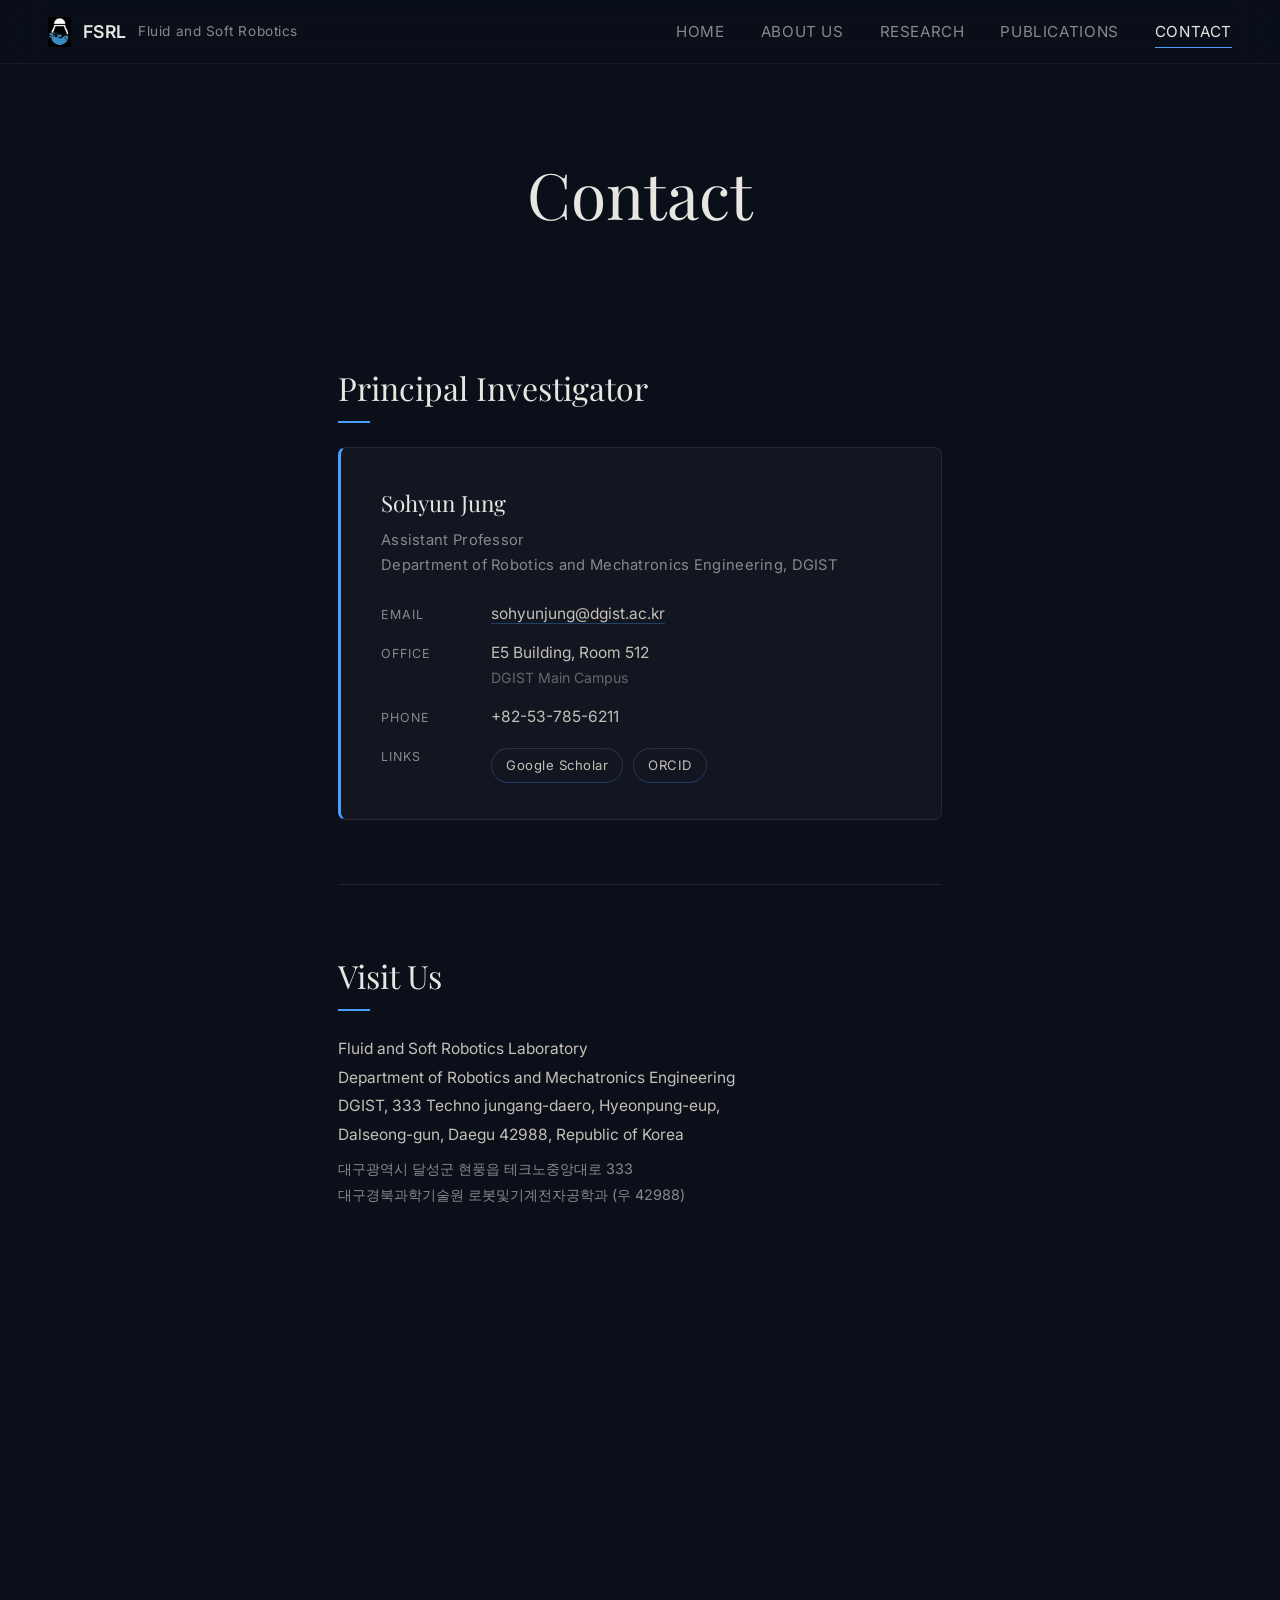
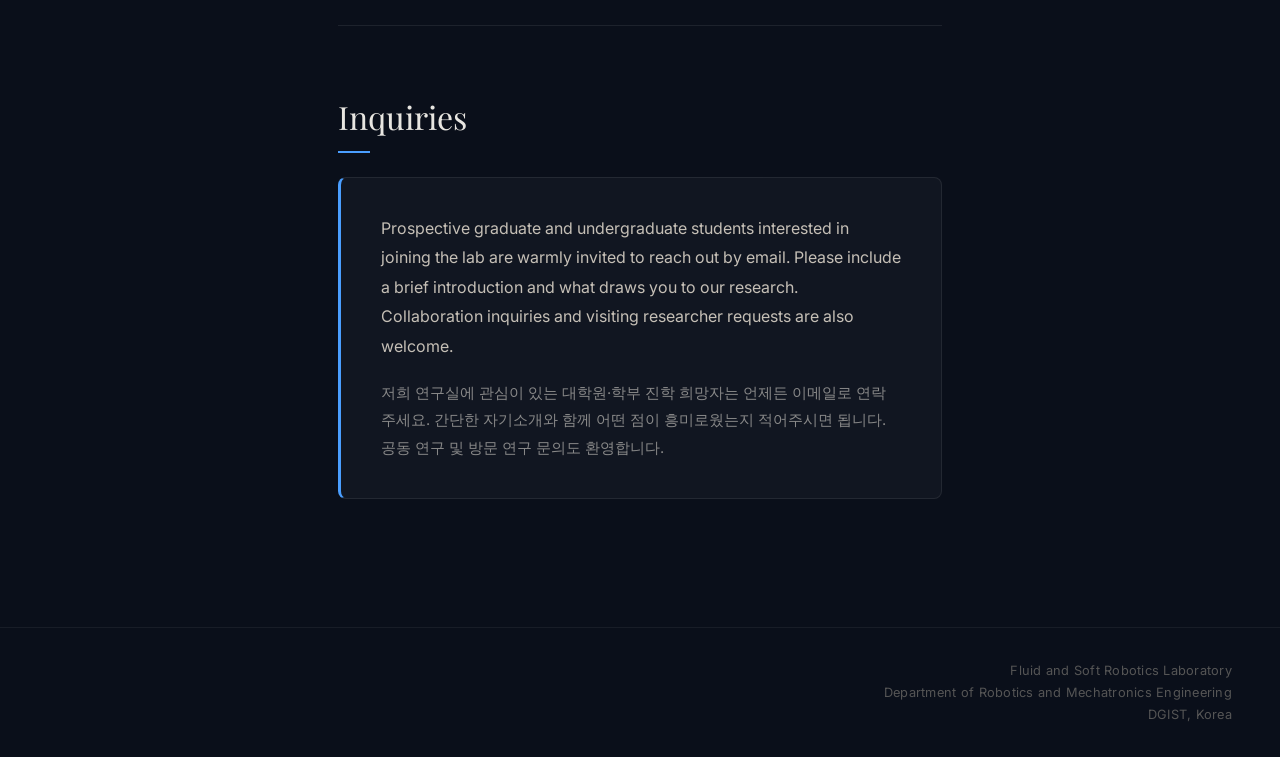
<file: contact.html>
<!DOCTYPE html>
<html lang="en">
<head>
  <meta charset="UTF-8">
  <meta name="viewport" content="width=device-width, initial-scale=1.0">
  <title>Contact - FSRL</title>
  <link rel="icon" type="image/png" href="logo.png">
  <link rel="preconnect" href="https://fonts.googleapis.com">
  <link rel="preconnect" href="https://fonts.gstatic.com" crossorigin>
  <link href="https://fonts.googleapis.com/css2?family=Playfair+Display:ital,wght@0,400;0,500;0,600;1,400;1,500&family=Inter:wght@300;400;500;600;700&display=swap" rel="stylesheet">
  <link rel="stylesheet" href="style.css">
  <style>
    .contact-container {
      max-width: 700px;
      margin: 0 auto;
      padding: 0 3rem;
    }
    .contact-section {
      padding: 4rem 0;
      border-bottom: 1px solid rgba(255,255,255,0.08);
    }
    .contact-section:last-of-type {
      border-bottom: none;
      padding-bottom: 8rem;
    }
    .contact-section h2 {
      font-family: 'Playfair Display', Georgia, serif;
      font-size: clamp(1.5rem, 2.5vw, 2rem);
      font-weight: 400;
      margin-bottom: 32px;
      position: relative;
      display: inline-block;
    }
    .contact-section h2::after {
      content: '';
      position: absolute;
      bottom: -8px; left: 0;
      width: 32px; height: 2px;
      background: #4a9eff;
    }

    /* PI card */
    .pi-card {
      background: rgba(255,255,255,0.03);
      border: 1px solid rgba(255,255,255,0.08);
      border-left: 3px solid #4a9eff;
      border-radius: 8px;
      padding: 36px 40px;
    }
    .pi-name {
      font-family: 'Playfair Display', Georgia, serif;
      font-size: 1.4rem;
      font-weight: 400;
      color: #e8e6e1;
      margin-bottom: 6px;
    }
    .pi-title {
      font-size: 0.92rem;
      color: #888;
      line-height: 1.7;
      letter-spacing: 0.02em;
      margin-bottom: 24px;
    }
    .pi-rows {
      display: grid;
      grid-template-columns: 90px 1fr;
      gap: 14px 20px;
      font-size: 0.97rem;
    }
    .pi-rows dt {
      color: #888;
      font-size: 0.78rem;
      letter-spacing: 0.08em;
      text-transform: uppercase;
      padding-top: 2px;
    }
    .pi-rows dd {
      color: #c5bfb6;
      line-height: 1.6;
      word-break: break-all;
    }
    .pi-rows dd a {
      color: #c5bfb6;
      border-bottom: 1px solid rgba(74,158,255,0.3);
      transition: color 0.3s, border-color 0.3s;
    }
    .pi-rows dd a:hover {
      color: #4a9eff;
      border-bottom-color: #4a9eff;
    }

    /* External links */
    .links-list {
      display: flex;
      flex-wrap: wrap;
      gap: 10px;
      margin-top: 4px;
    }
    .links-list a {
      display: inline-block;
      padding: 6px 14px;
      border: 1px solid rgba(255,255,255,0.12);
      border-radius: 999px;
      font-size: 0.82rem;
      color: #c5bfb6;
      letter-spacing: 0.04em;
      transition: color 0.3s, border-color 0.3s, background 0.3s;
    }
    .links-list a:hover {
      color: #4a9eff;
      border-color: rgba(74,158,255,0.4);
      background: rgba(74,158,255,0.05);
    }

    /* Address + map */
    .address-block {
      font-size: 0.97rem;
      color: #c5bfb6;
      line-height: 1.85;
      margin-bottom: 24px;
    }
    .address-block .kr {
      color: #888;
      font-size: 0.9rem;
      margin-top: 6px;
    }
    .map-frame {
      width: 100%;
      height: 320px;
      border: 1px solid rgba(255,255,255,0.08);
      border-radius: 8px;
      filter: grayscale(40%) brightness(0.85) invert(0.92) hue-rotate(180deg);
      transition: filter 0.4s;
    }
    .map-frame:hover {
      filter: grayscale(0%) brightness(1) invert(0.92) hue-rotate(180deg);
    }

    /* Inquiries */
    .inquiries-card {
      background: rgba(255,255,255,0.03);
      border: 1px solid rgba(255,255,255,0.08);
      border-left: 3px solid #4a9eff;
      border-radius: 8px;
      padding: 36px 40px;
    }
    .inquiries-card p {
      font-size: 1rem;
      color: #c5bfb6;
      line-height: 1.85;
      font-weight: 400;
    }
    .inquiries-card .kr {
      margin-top: 18px;
      color: #888;
      font-size: 0.93rem;
    }

    @media (max-width: 768px) {
      .contact-container { padding: 0 1.5rem; }
      .contact-section { padding: 3rem 0; }
      .pi-card, .inquiries-card { padding: 28px 22px; }
      .pi-rows { grid-template-columns: 1fr; gap: 4px 0; }
      .pi-rows dt { padding-top: 14px; }
      .pi-rows dt:first-of-type { padding-top: 0; }
      .map-frame { height: 240px; }
    }
  </style>
</head>
<body>

  <nav id="navbar">
    <div class="nav-logo">
      <a href="index.html" style="display:flex;align-items:center;gap:12px;">
        <img src="logo.png" alt="FSRL Logo"><span>FSRL</span>
      </a>
      <span class="lab-name">Fluid and Soft Robotics</span>
    </div>
    <div class="nav-links">
      <a href="index.html">Home</a>
      <div class="nav-dropdown">
        <button class="nav-dropdown-toggle">About Us</button>
        <div class="nav-dropdown-menu">
          <a href="about.html">How We Work</a>
          <a href="people.html">People</a>
        </div>
      </div>
      <a href="research.html">Research</a>
      <a href="publications.html">Publications</a>
      <a href="contact.html" class="active">Contact</a>
    </div>
  </nav>

  <div class="page-header"><h1>Contact</h1></div>

  <div class="contact-container">

    <!-- Principal Investigator -->
    <section class="contact-section fade-in">
      <h2>Principal Investigator</h2>
      <div class="pi-card">
        <div class="pi-name">Sohyun Jung</div>
        <div class="pi-title">
          Assistant Professor<br>
          Department of Robotics and Mechatronics Engineering, DGIST
        </div>
        <dl class="pi-rows">
          <dt>Email</dt>
          <dd><a href="mailto:sohyunjung@dgist.ac.kr">sohyunjung@dgist.ac.kr</a></dd>

          <dt>Office</dt>
          <dd>E5 Building, Room 512<br><span style="color:#666;font-size:0.88rem;">DGIST Main Campus</span></dd>

          <dt>Phone</dt>
          <dd>+82-53-785-6211</dd>

          <dt>Links</dt>
          <dd>
            <div class="links-list">
              <a href="https://scholar.google.com/citations?user=IhV8iJIAAAAJ&amp;hl=ko" target="_blank" rel="noopener">Google Scholar</a>
              <a href="https://orcid.org/0000-0002-9778-5064" target="_blank" rel="noopener">ORCID</a>
            </div>
          </dd>
        </dl>
      </div>
    </section>

    <!-- Visit Us -->
    <section class="contact-section fade-in">
      <h2>Visit Us</h2>
      <div class="address-block">
        Fluid and Soft Robotics Laboratory<br>
        Department of Robotics and Mechatronics Engineering<br>
        DGIST, 333 Techno jungang-daero, Hyeonpung-eup,<br>
        Dalseong-gun, Daegu 42988, Republic of Korea
        <div class="kr">
          대구광역시 달성군 현풍읍 테크노중앙대로 333<br>
          대구경북과학기술원 로봇및기계전자공학과 (우 42988)
        </div>
      </div>
      <iframe
        class="map-frame"
        src="https://maps.google.com/maps?q=DGIST%20Daegu&t=&z=15&ie=UTF8&iwloc=&output=embed"
        loading="lazy"
        referrerpolicy="no-referrer-when-downgrade"
        title="DGIST location map"></iframe>
    </section>

    <!-- Join Us / Inquiries -->
    <section class="contact-section fade-in">
      <h2>Inquiries</h2>
      <div class="inquiries-card">
        <p>
          Prospective graduate and undergraduate students interested in joining the lab
          are warmly invited to reach out by email. Please include a brief introduction
          and what draws you to our research.
        </p>
        <p>
          Collaboration inquiries and visiting researcher requests are also welcome.
        </p>
        <p class="kr">
          저희 연구실에 관심이 있는 대학원·학부 진학 희망자는 언제든 이메일로 연락 주세요.
          간단한 자기소개와 함께 어떤 점이 흥미로웠는지 적어주시면 됩니다.<br>
          공동 연구 및 방문 연구 문의도 환영합니다.
        </p>
      </div>
    </section>

  </div>

  <footer>
    <div class="footer-text">
      Fluid and Soft Robotics Laboratory<br>
      Department of Robotics and Mechatronics Engineering<br>
      DGIST, Korea
    </div>
  </footer>

  <script src="main.js"></script>
</body>
</html>
</file>
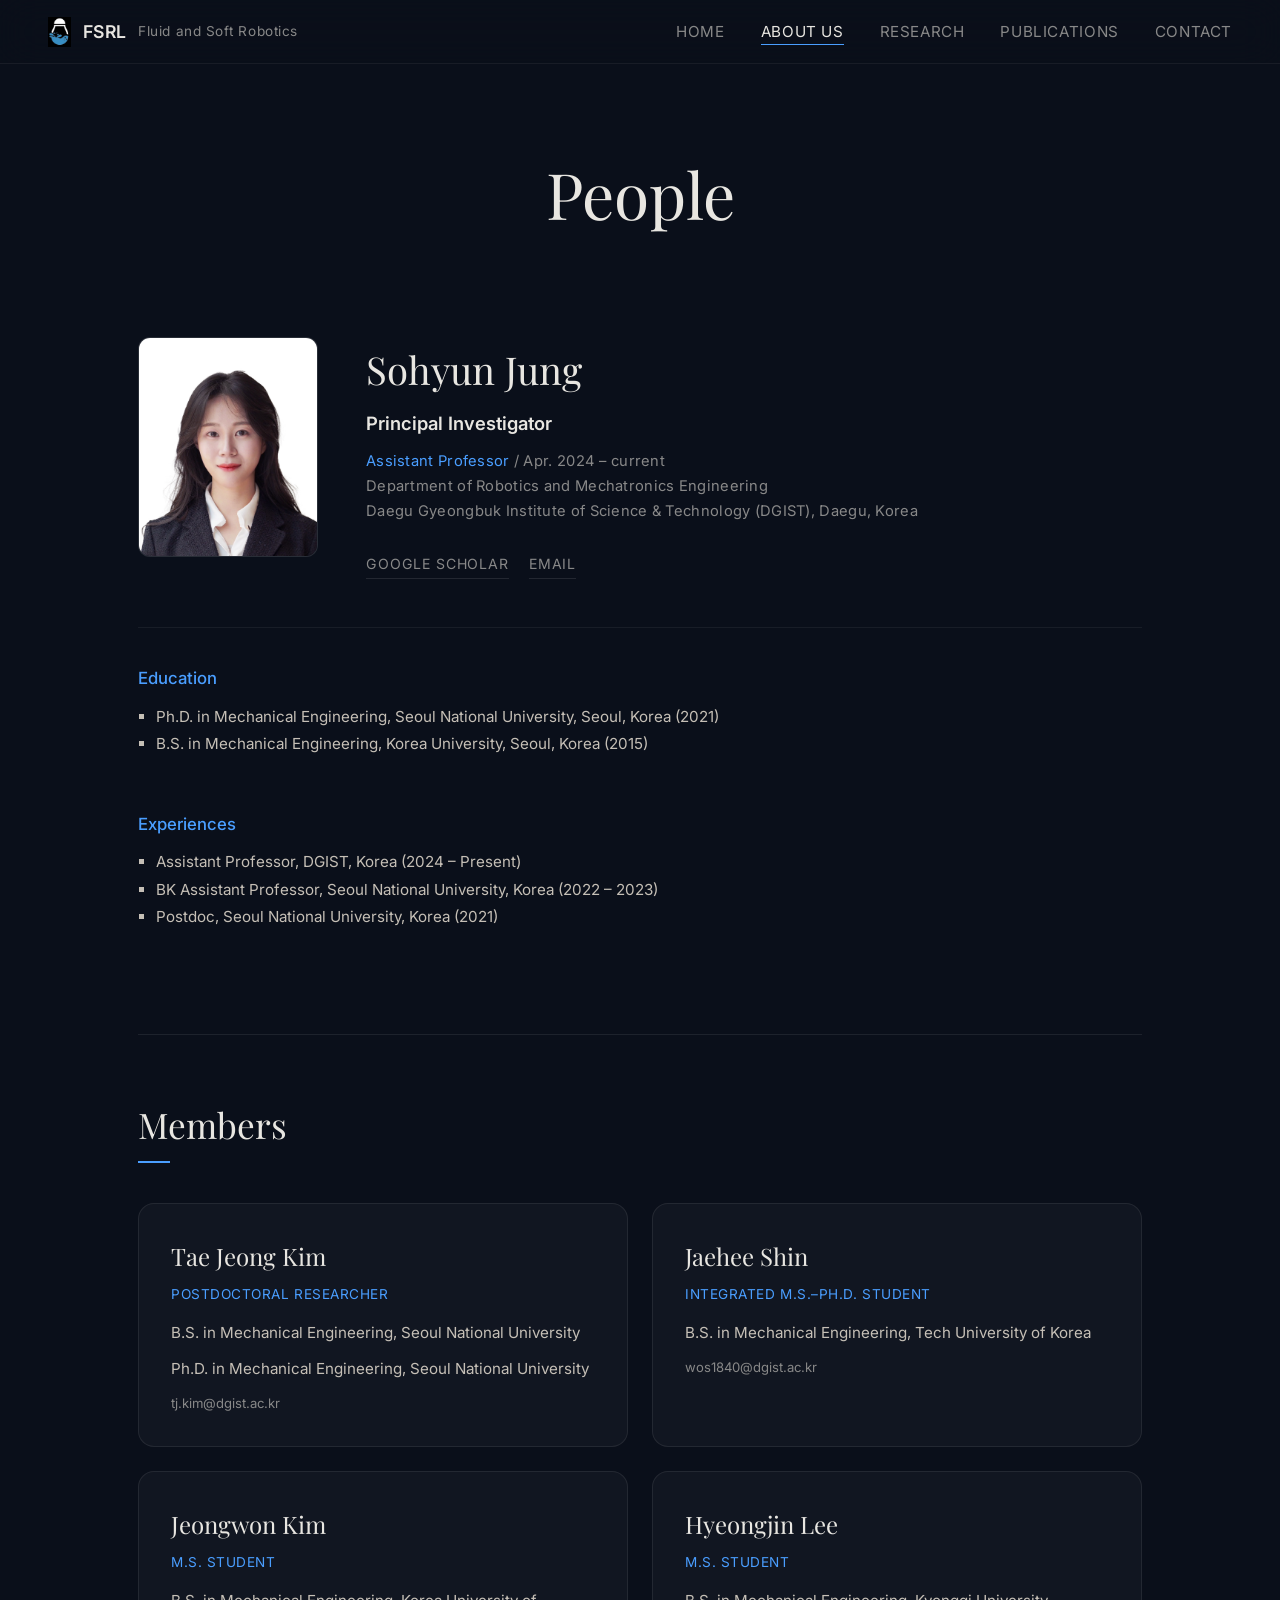
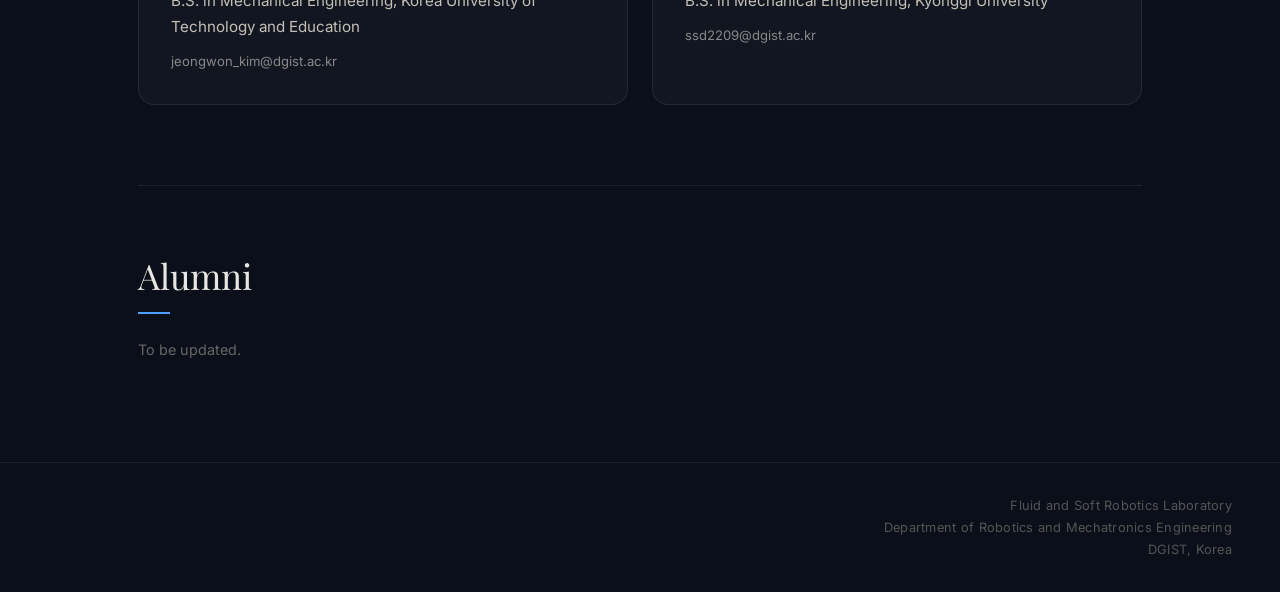
<file: people.html>
<!DOCTYPE html>
<html lang="en">
<head>
  <meta charset="UTF-8">
  <meta name="viewport" content="width=device-width, initial-scale=1.0">
  <title>People - FSRL</title>
  <link rel="icon" type="image/png" href="logo.png">
  <link rel="preconnect" href="https://fonts.googleapis.com">
  <link rel="preconnect" href="https://fonts.gstatic.com" crossorigin>
  <link href="https://fonts.googleapis.com/css2?family=Playfair+Display:ital,wght@0,400;0,500;0,600;1,400;1,500&family=Inter:wght@300;400;500;600;700&display=swap" rel="stylesheet">
  <link rel="stylesheet" href="style.css">
  <style>
    .people-container {
      max-width: 1100px;
      margin: 0 auto;
      padding: 0 3rem;
    }

    /* ── PI Section ── */
    .pi-section {
      padding: 40px 0 80px;
    }
    .pi-card {
      display: flex;
      gap: 48px;
      align-items: flex-start;
    }
    .pi-photo {
      flex-shrink: 0;
      width: 180px; height: 220px;
      border-radius: 12px;
      background: rgba(255,255,255,0.05);
      border: 1px solid rgba(255,255,255,0.08);
      overflow: hidden;
    }
    .pi-photo img {
      width: 100%; height: 100%;
      object-fit: cover;
      object-position: 42% 18%;
      transform: scale(2.0);
      transform-origin: 42% 22%;
    }
    .pi-info h2 {
      font-family: 'Playfair Display', Georgia, serif;
      font-size: 2.4rem;
      font-weight: 400;
      margin-bottom: 6px;
    }
    .pi-info .pi-role {
      font-size: 1.15rem;
      font-weight: 600;
      color: #e8e6e1;
      margin-bottom: 10px;
    }
    .pi-info .pi-title {
      font-size: 0.92rem;
      color: #888;
      letter-spacing: 0.02em;
      margin-bottom: 28px;
      line-height: 1.7;
    }
    .pi-detail-section {
      margin-bottom: 24px;
    }
    .pi-detail-section h4 {
      font-size: 1.05rem;
      color: #4a9eff;
      font-weight: 500;
      margin-bottom: 10px;
    }
    .pi-detail-section ul {
      list-style: square;
      padding-left: 18px;
    }
    .pi-detail-section li {
      font-size: 0.95rem;
      color: #c5bfb6;
      line-height: 1.8;
      font-weight: 400;
    }
    .pi-links {
      display: flex;
      gap: 20px;
      margin-top: 8px;
    }
    .pi-links a {
      font-size: 0.88rem;
      color: #888;
      letter-spacing: 0.06em;
      text-transform: uppercase;
      transition: color 0.3s;
      border-bottom: 1px solid rgba(255,255,255,0.1);
      padding-bottom: 2px;
    }
    .pi-links a:hover { color: #4a9eff; border-color: #4a9eff; }

    /* ── PI Details (below photo) ── */
    .pi-details {
      display: flex;
      flex-direction: column;
      gap: 28px;
      margin-top: 48px;
      padding-top: 36px;
      border-top: 1px solid rgba(255,255,255,0.06);
    }

    /* ── Members Section ── */
    .members-section {
      padding: 60px 0 80px;
      border-top: 1px solid rgba(255,255,255,0.08);
    }
    .members-section > h2 {
      font-family: 'Playfair Display', Georgia, serif;
      font-size: clamp(1.8rem, 3vw, 2.2rem);
      font-weight: 400;
      margin-bottom: 48px;
      position: relative;
      display: inline-block;
    }
    .members-section > h2::after {
      content: '';
      position: absolute;
      bottom: -8px; left: 0;
      width: 32px; height: 2px;
      background: #4a9eff;
    }
    .members-grid {
      display: grid;
      grid-template-columns: 1fr 1fr;
      gap: 24px;
    }
    .member-card {
      position: relative;
      background: rgba(255,255,255,0.03);
      border: 1px solid rgba(255,255,255,0.08);
      border-radius: 16px;
      padding: 2rem;
      transition: transform 0.4s cubic-bezier(0.23, 1, 0.32, 1),
                  border-color 0.4s cubic-bezier(0.23, 1, 0.32, 1),
                  box-shadow 0.4s cubic-bezier(0.23, 1, 0.32, 1);
    }
    .member-card:hover {
      transform: translateY(-4px);
      border-color: rgba(74, 158, 255, 0.2);
      box-shadow: 0 8px 32px rgba(74, 158, 255, 0.08);
    }
    .member-card .card-spotlight {
      position: absolute; inset: 0;
      opacity: 0; transition: opacity 0.4s;
      pointer-events: none; z-index: 1;
      border-radius: 16px;
    }
    .member-card:hover .card-spotlight { opacity: 1; }
    .member-card h3 {
      font-family: 'Playfair Display', Georgia, serif;
      font-size: 1.5rem;
      font-weight: 400;
      margin-bottom: 6px;
      position: relative; z-index: 2;
    }
    .member-card .role {
      font-size: 0.85rem;
      color: #4a9eff;
      letter-spacing: 0.04em;
      text-transform: uppercase;
      margin-bottom: 14px;
      position: relative; z-index: 2;
    }
    .member-card .topic {
      font-size: 0.95rem;
      color: #c5bfb6;
      font-weight: 400;
      line-height: 1.7;
      margin-bottom: 10px;
      position: relative; z-index: 2;
    }
    .member-card .personal {
      font-size: 0.88rem;
      color: #666;
      font-style: italic;
      font-weight: 400;
      margin-bottom: 14px;
      position: relative; z-index: 2;
    }
    .member-card .email {
      font-size: 0.82rem;
      color: #555;
      position: relative; z-index: 2;
    }
    .member-card .email a {
      color: #888;
      transition: color 0.3s;
    }
    .member-card .email a:hover { color: #4a9eff; }

    /* ── Alumni Section ── */
    .alumni-section {
      padding: 60px 0 100px;
      border-top: 1px solid rgba(255,255,255,0.08);
    }
    .alumni-section h2 {
      font-family: 'Playfair Display', Georgia, serif;
      font-size: clamp(1.8rem, 3vw, 2.2rem);
      font-weight: 400;
      margin-bottom: 32px;
      position: relative;
      display: inline-block;
    }
    .alumni-section h2::after {
      content: '';
      position: absolute;
      bottom: -8px; left: 0;
      width: 32px; height: 2px;
      background: #4a9eff;
    }
    .alumni-section p {
      font-size: 0.9rem;
      color: #666;
      font-weight: 400;
    }

    /* ── Responsive ── */
    @media (max-width: 768px) {
      .people-container { padding: 0 1.5rem; }
      .pi-card { flex-direction: column; gap: 28px; align-items: center; text-align: center; }
      .pi-photo { width: 160px; height: 200px; }
      .pi-links { justify-content: center; }
      .pi-details { gap: 20px; }
      .members-grid { grid-template-columns: 1fr; }
    }
  </style>
</head>
<body>

  <!-- Navigation -->
  <nav id="navbar">
    <div class="nav-logo">
      <a href="index.html" style="display:flex;align-items:center;gap:12px;">
        <img src="logo.png" alt="FSRL Logo">
        <span>FSRL</span>
      </a>
      <span class="lab-name">Fluid and Soft Robotics</span>
    </div>
    <div class="nav-links">
      <a href="index.html">Home</a>
      <div class="nav-dropdown">
        <button class="nav-dropdown-toggle active">About Us</button>
        <div class="nav-dropdown-menu">
          <a href="about.html">How We Work</a>
          <a href="people.html">People</a>
        </div>
      </div>
      <a href="index.html#research">Research</a>
      <a href="publications.html">Publications</a>
      <a href="contact.html">Contact</a>
    </div>
  </nav>

  <div class="page-header"><h1>People</h1></div>

  <div class="people-container">

    <!-- PI -->
    <section class="pi-section fade-in">
      <div class="pi-card">
        <div class="pi-photo">
          <img src="IMAGE/sohyunjung.jpg" alt="Sohyun Jung">
        </div>
        <div class="pi-info">
          <h2>Sohyun Jung</h2>
          <div class="pi-role">Principal Investigator</div>
          <div class="pi-title">
            <span style="color:#4a9eff;">Assistant Professor</span> / Apr. 2024 – current<br>
            Department of Robotics and Mechatronics Engineering<br>
            Daegu Gyeongbuk Institute of Science &amp; Technology (DGIST), Daegu, Korea
          </div>
          <div class="pi-links">
            <a href="https://scholar.google.co.kr/citations?hl=ko&user=IhV8iJIAAAAJ" target="_blank">Google Scholar</a>
            <a href="mailto:sohyunjung@dgist.ac.kr">Email</a>
          </div>
        </div>
      </div>

      <div class="pi-details fade-in">
        <div class="pi-detail-section">
          <h4>Education</h4>
          <ul>
            <li>Ph.D. in Mechanical Engineering, Seoul National University, Seoul, Korea (2021)</li>
            <li>B.S. in Mechanical Engineering, Korea University, Seoul, Korea (2015)</li>
          </ul>
        </div>
        <div class="pi-detail-section">
          <h4>Experiences</h4>
          <ul>
            <li>Assistant Professor, DGIST, Korea (2024 – Present)</li>
            <li>BK Assistant Professor, Seoul National University, Korea (2022 – 2023)</li>
            <li>Postdoc, Seoul National University, Korea (2021)</li>
          </ul>
        </div>
      </div>
    </section>

    <!-- Members -->
    <section class="members-section">
      <h2 class="fade-in">Members</h2>

      <div class="members-grid stagger">
        <div class="member-card fade-in" data-spotlight>
          <div class="card-spotlight"></div>
          <h3>Tae Jeong Kim</h3>
          <div class="role">Postdoctoral Researcher</div>
          <div class="topic">B.S. in Mechanical Engineering, Seoul National University</div>
          <div class="topic">Ph.D. in Mechanical Engineering, Seoul National University</div>
          <div class="email"><a href="mailto:tj.kim@dgist.ac.kr">tj.kim@dgist.ac.kr</a></div>
        </div>

        <div class="member-card fade-in" data-spotlight>
          <div class="card-spotlight"></div>
          <h3>Jaehee Shin</h3>
          <div class="role">Integrated M.S.–Ph.D. Student</div>
          <div class="topic">B.S. in Mechanical Engineering, Tech University of Korea</div>
          <div class="email"><a href="mailto:wos1840@dgist.ac.kr">wos1840@dgist.ac.kr</a></div>
        </div>

        <div class="member-card fade-in" data-spotlight>
          <div class="card-spotlight"></div>
          <h3>Jeongwon Kim</h3>
          <div class="role">M.S. Student</div>
          <div class="topic">B.S. in Mechanical Engineering, Korea University of Technology and Education</div>
          <div class="email"><a href="mailto:jeongwon_kim@dgist.ac.kr">jeongwon_kim@dgist.ac.kr</a></div>
        </div>

        <div class="member-card fade-in" data-spotlight>
          <div class="card-spotlight"></div>
          <h3>Hyeongjin Lee</h3>
          <div class="role">M.S. Student</div>
          <div class="topic">B.S. in Mechanical Engineering, Kyonggi University</div>
          <div class="email"><a href="mailto:ssd2209@dgist.ac.kr">ssd2209@dgist.ac.kr</a></div>
        </div>
      </div>
    </section>

    <!-- Alumni -->
    <section class="alumni-section fade-in">
      <h2>Alumni</h2>
      <p>To be updated.</p>
    </section>

  </div>

  <!-- Footer -->
  <footer>
    <div class="footer-text">
      Fluid and Soft Robotics Laboratory<br>
      Department of Robotics and Mechatronics Engineering<br>
      DGIST, Korea
    </div>
  </footer>

  <script src="main.js"></script>
</body>
</html>
</file>
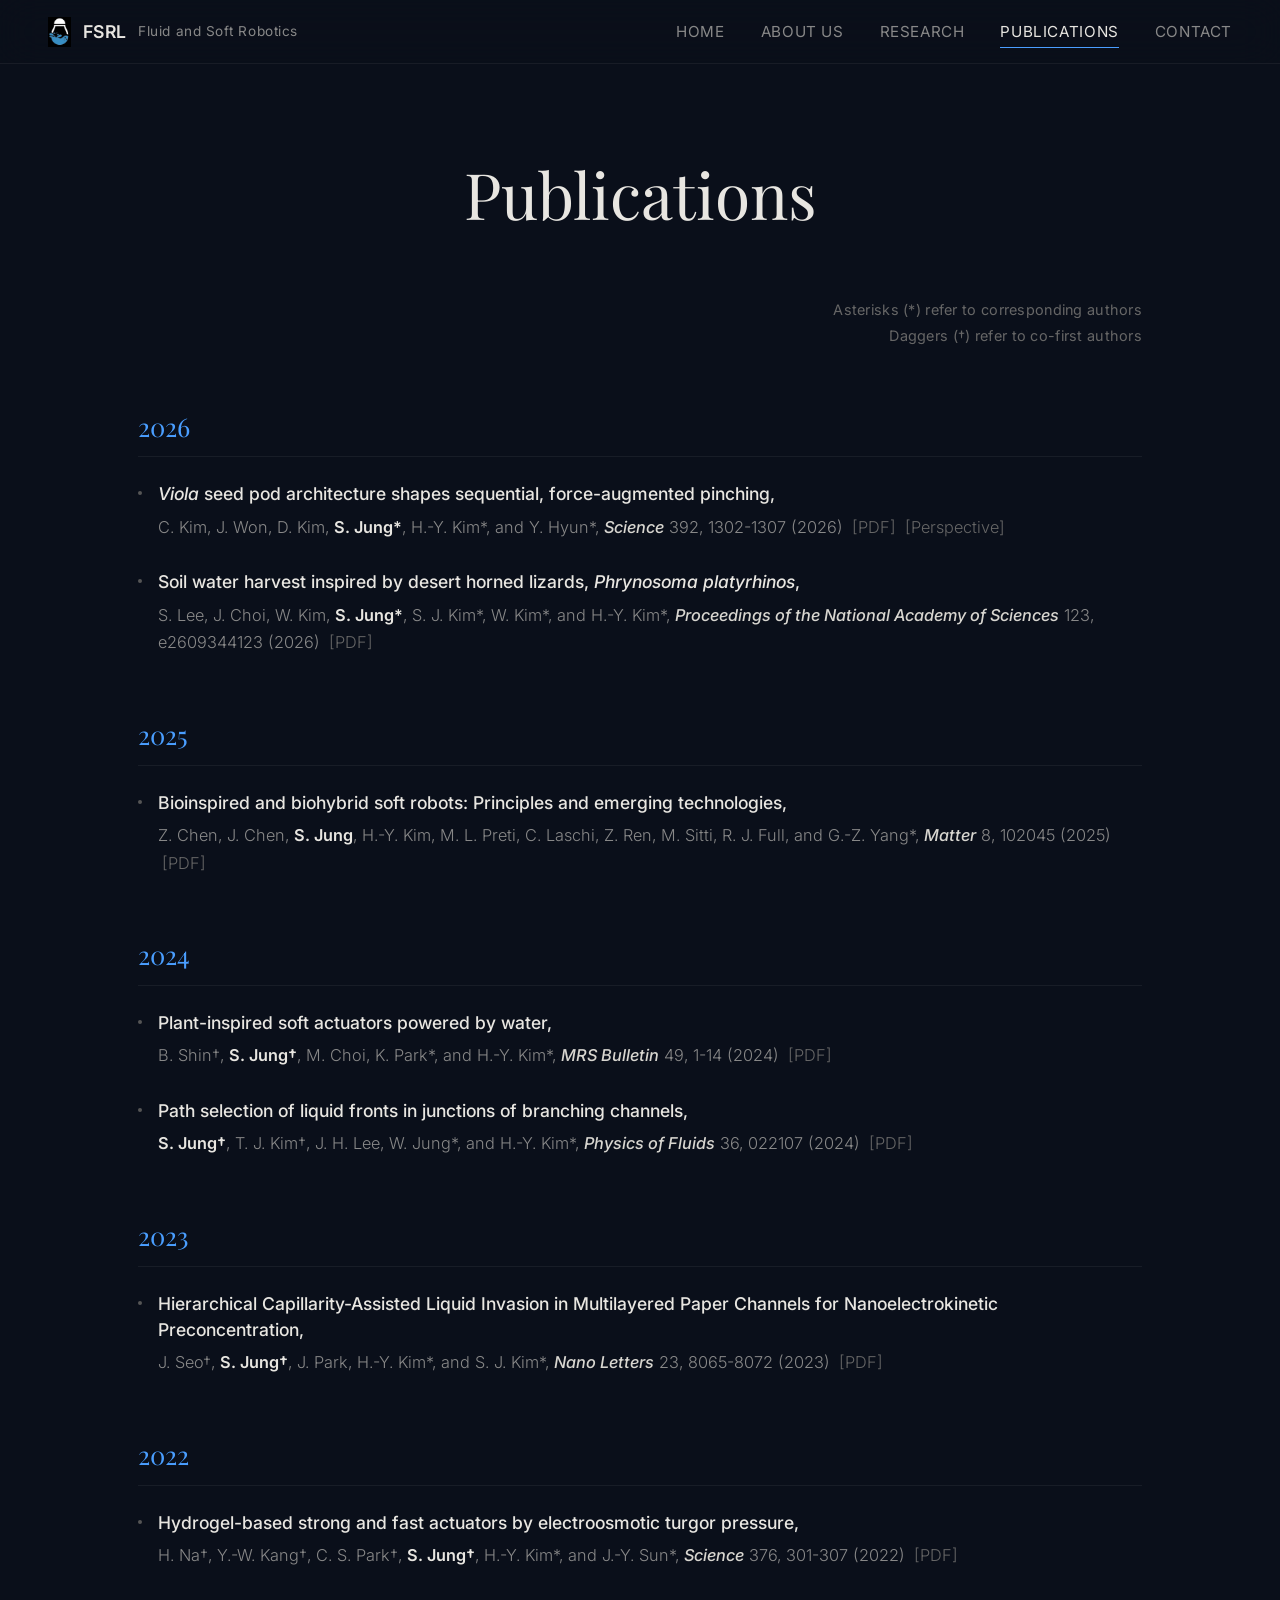
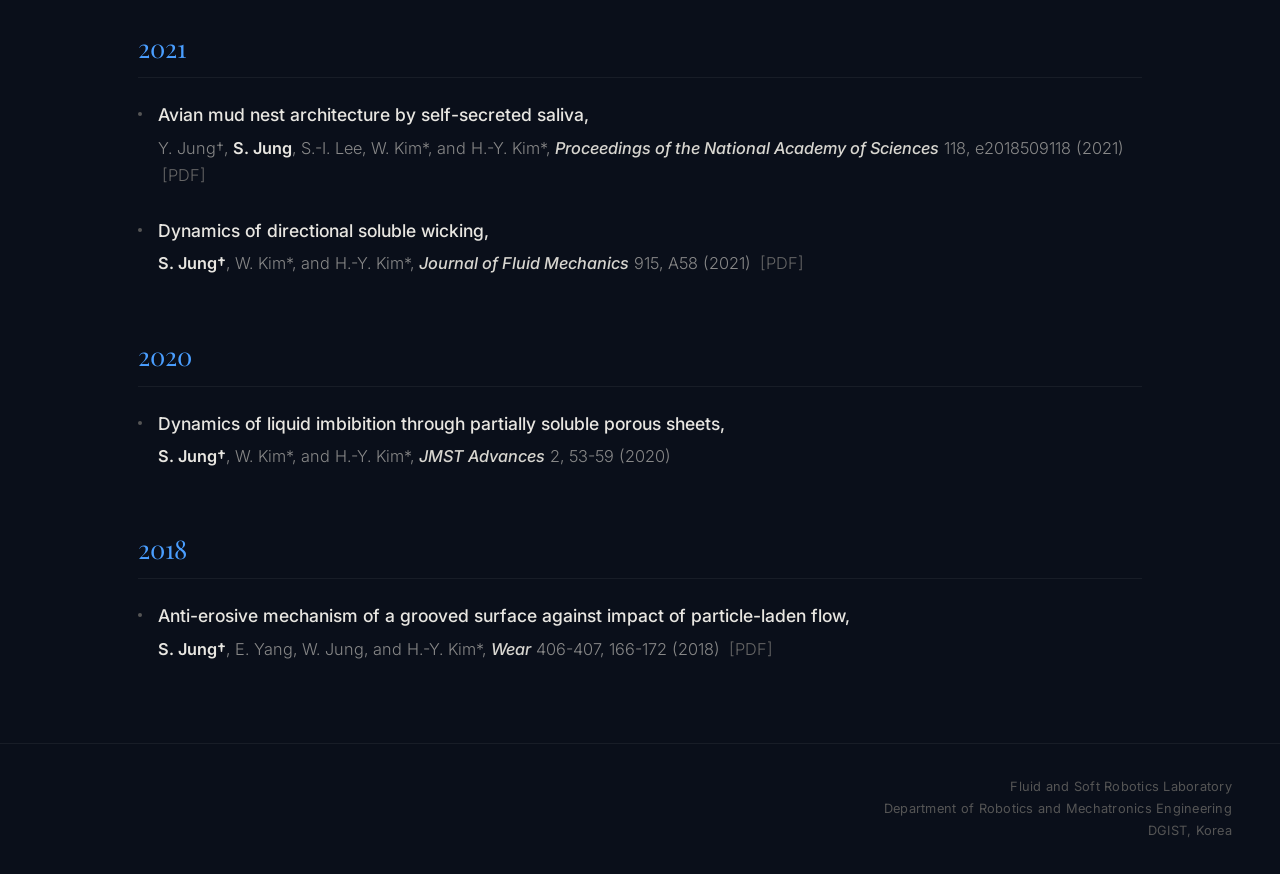
<file: publications.html>
<!DOCTYPE html>
<html lang="en">
<head>
  <meta charset="UTF-8">
  <meta name="viewport" content="width=device-width, initial-scale=1.0">
  <title>Publications - FSRL</title>
  <link rel="icon" type="image/png" href="logo.png">
  <link rel="preconnect" href="https://fonts.googleapis.com">
  <link rel="preconnect" href="https://fonts.gstatic.com" crossorigin>
  <link href="https://fonts.googleapis.com/css2?family=Playfair+Display:ital,wght@0,400;0,500;0,600;1,400;1,500&family=Inter:wght@300;400;500;600;700&display=swap" rel="stylesheet">
  <link rel="stylesheet" href="style.css">
  <style>
    .legend {
      text-align: right; color: #666; font-size: 0.9rem;
      margin-bottom: 56px; line-height: 1.8; letter-spacing: 0.02em;
    }
    .year-section {
      margin-bottom: 56px;
      opacity: 0; transform: translateY(24px);
      transition: opacity 0.7s cubic-bezier(0.23, 1, 0.32, 1),
                  transform 0.7s cubic-bezier(0.23, 1, 0.32, 1);
    }
    .year-section.visible { opacity: 1; transform: translateY(0); }
    .year-section h2 {
      font-family: 'Playfair Display', Georgia, serif;
      font-size: 1.6rem; font-weight: 400; color: #4a9eff;
      margin-bottom: 24px; padding-bottom: 8px;
      border-bottom: 1px solid rgba(255,255,255,0.06);
    }
    .pub-item {
      margin-bottom: 28px; padding-left: 20px; position: relative;
    }
    .pub-item::before {
      content: ''; position: absolute; left: 0; top: 10px;
      width: 4px; height: 4px; border-radius: 50%; background: #555;
    }
    .pub-title { font-weight: 500; font-size: 1.1rem; margin-bottom: 6px; line-height: 1.5; }
    .pub-authors { font-size: 1.02rem; color: #888; line-height: 1.7; font-weight: 300; }
    .pub-authors .author-highlight { font-weight: 600; color: #e8e6e1; }
    .pub-authors em { font-style: italic; font-weight: 500; color: #d8d6d0; }
    .pub-authors .pdf-link { color: #666; transition: color 0.3s; margin-left: 4px; }
    .pub-authors .pdf-link:hover { color: #4a9eff; }
    footer { margin-top: 80px; }
  </style>
</head>
<body>

  <!-- Navigation -->
  <nav id="navbar">
    <div class="nav-logo">
      <a href="index.html" style="display:flex;align-items:center;gap:12px;">
        <img src="logo.png" alt="FSRL Logo">
        <span>FSRL</span>
      </a>
      <span class="lab-name">Fluid and Soft Robotics</span>
    </div>
    <div class="nav-links">
      <a href="index.html">Home</a>
      <div class="nav-dropdown">
        <button class="nav-dropdown-toggle">About Us</button>
        <div class="nav-dropdown-menu">
          <a href="about.html">How We Work</a>
          <a href="people.html">People</a>
        </div>
      </div>
      <a href="index.html#research">Research</a>
      <a href="publications.html" class="active">Publications</a>
      <a href="contact.html">Contact</a>
    </div>
  </nav>

  <div class="page-header"><h1>Publications</h1></div>

  <div class="container">
    <div class="legend">
      Asterisks (*) refer to corresponding authors<br>
      Daggers (&dagger;) refer to co-first authors
    </div>

    <div class="year-section">
      <h2>2026</h2>
      <div class="pub-item">
        <div class="pub-title"><em>Viola</em> seed pod architecture shapes sequential, force-augmented pinching,</div>
        <div class="pub-authors">C. Kim, J. Won, D. Kim, <span class="author-highlight">S. Jung*</span>, H.-Y. Kim*, and Y. Hyun*, <em>Science</em> 392, 1302-1307 (2026) <a href="papers/2026.06. Science.pdf" target="_blank" class="pdf-link">[PDF]</a> <a href="https://www.science.org/doi/10.1126/science.aei6084" target="_blank" class="pdf-link">[Perspective]</a></div>
      </div>
      <div class="pub-item">
        <div class="pub-title">Soil water harvest inspired by desert horned lizards, <em>Phrynosoma platyrhinos</em>,</div>
        <div class="pub-authors">S. Lee, J. Choi, W. Kim, <span class="author-highlight">S. Jung*</span>, S. J. Kim*, W. Kim*, and H.-Y. Kim*, <em>Proceedings of the National Academy of Sciences</em> 123, e2609344123 (2026) <a href="papers/2026.06. PNAS.pdf" target="_blank" class="pdf-link">[PDF]</a></div>
      </div>
    </div>

    <div class="year-section">
      <h2>2025</h2>
      <div class="pub-item">
        <div class="pub-title">Bioinspired and biohybrid soft robots: Principles and emerging technologies,</div>
        <div class="pub-authors">Z. Chen, J. Chen, <span class="author-highlight">S. Jung</span>, H.-Y. Kim, M. L. Preti, C. Laschi, Z. Ren, M. Sitti, R. J. Full, and G.-Z. Yang*, <em>Matter</em> 8, 102045 (2025) <a href="papers/2025.04. Matter_Bioinspired and biohybrid soft robots_Principles and emerging technologies.pdf" target="_blank" class="pdf-link">[PDF]</a></div>
      </div>
    </div>

    <div class="year-section">
      <h2>2024</h2>
      <div class="pub-item">
        <div class="pub-title">Plant-inspired soft actuators powered by water,</div>
        <div class="pub-authors">B. Shin&dagger;, <span class="author-highlight">S. Jung&dagger;</span>, M. Choi, K. Park*, and H.-Y. Kim*, <em>MRS Bulletin</em> 49, 1-14 (2024) <a href="papers/2024.02. MRS bulletin.pdf" target="_blank" class="pdf-link">[PDF]</a></div>
      </div>
      <div class="pub-item">
        <div class="pub-title">Path selection of liquid fronts in junctions of branching channels,</div>
        <div class="pub-authors"><span class="author-highlight">S. Jung&dagger;</span>, T. J. Kim&dagger;, J. H. Lee, W. Jung*, and H.-Y. Kim*, <em>Physics of Fluids</em> 36, 022107 (2024) <a href="papers/2024.02. PoF_1st.pdf" target="_blank" class="pdf-link">[PDF]</a></div>
      </div>
    </div>

    <div class="year-section">
      <h2>2023</h2>
      <div class="pub-item">
        <div class="pub-title">Hierarchical Capillarity-Assisted Liquid Invasion in Multilayered Paper Channels for Nanoelectrokinetic Preconcentration,</div>
        <div class="pub-authors">J. Seo&dagger;, <span class="author-highlight">S. Jung&dagger;</span>, J. Park, H.-Y. Kim*, and S. J. Kim*, <em>Nano Letters</em> 23, 8065-8072 (2023) <a href="papers/2023.08. Nano letter_1st.pdf" target="_blank" class="pdf-link">[PDF]</a></div>
      </div>
    </div>

    <div class="year-section">
      <h2>2022</h2>
      <div class="pub-item">
        <div class="pub-title">Hydrogel-based strong and fast actuators by electroosmotic turgor pressure,</div>
        <div class="pub-authors">H. Na&dagger;, Y.-W. Kang&dagger;, C. S. Park&dagger;, <span class="author-highlight">S. Jung&dagger;</span>, H.-Y. Kim*, and J.-Y. Sun*, <em>Science</em> 376, 301-307 (2022) <a href="papers/2022.04. Science_1st.pdf" target="_blank" class="pdf-link">[PDF]</a></div>
      </div>
    </div>

    <div class="year-section">
      <h2>2021</h2>
      <div class="pub-item">
        <div class="pub-title">Avian mud nest architecture by self-secreted saliva,</div>
        <div class="pub-authors">Y. Jung&dagger;, <span class="author-highlight">S. Jung</span>, S.-I. Lee, W. Kim*, and H.-Y. Kim*, <em>Proceedings of the National Academy of Sciences</em> 118, e2018509118 (2021) <a href="papers/2021.01. PNAS_2nd.pdf" target="_blank" class="pdf-link">[PDF]</a></div>
      </div>
      <div class="pub-item">
        <div class="pub-title">Dynamics of directional soluble wicking,</div>
        <div class="pub-authors"><span class="author-highlight">S. Jung&dagger;</span>, W. Kim*, and H.-Y. Kim*, <em>Journal of Fluid Mechanics</em> 915, A58 (2021) <a href="papers/2021.03. JFM_1st.pdf" target="_blank" class="pdf-link">[PDF]</a></div>
      </div>
    </div>

    <div class="year-section">
      <h2>2020</h2>
      <div class="pub-item">
        <div class="pub-title">Dynamics of liquid imbibition through partially soluble porous sheets,</div>
        <div class="pub-authors"><span class="author-highlight">S. Jung&dagger;</span>, W. Kim*, and H.-Y. Kim*, <em>JMST Advances</em> 2, 53-59 (2020)</div>
      </div>
    </div>

    <div class="year-section">
      <h2>2018</h2>
      <div class="pub-item">
        <div class="pub-title">Anti-erosive mechanism of a grooved surface against impact of particle-laden flow,</div>
        <div class="pub-authors"><span class="author-highlight">S. Jung&dagger;</span>, E. Yang, W. Jung, and H.-Y. Kim*, <em>Wear</em> 406-407, 166-172 (2018) <a href="papers/2018.07. Wear_1st.pdf" target="_blank" class="pdf-link">[PDF]</a></div>
      </div>
    </div>
  </div>

  <footer>
    <div class="footer-text">
      Fluid and Soft Robotics Laboratory<br>
      Department of Robotics and Mechatronics Engineering<br>
      DGIST, Korea
    </div>
  </footer>

  <script src="main.js"></script>
  <script>
    document.querySelectorAll('.year-section').forEach(el => {
      const obs = new IntersectionObserver((entries) => {
        entries.forEach(e => { if (e.isIntersecting) e.target.classList.add('visible'); });
      }, { threshold: 0.15 });
      obs.observe(el);
    });
  </script>
</body>
</html>
</file>
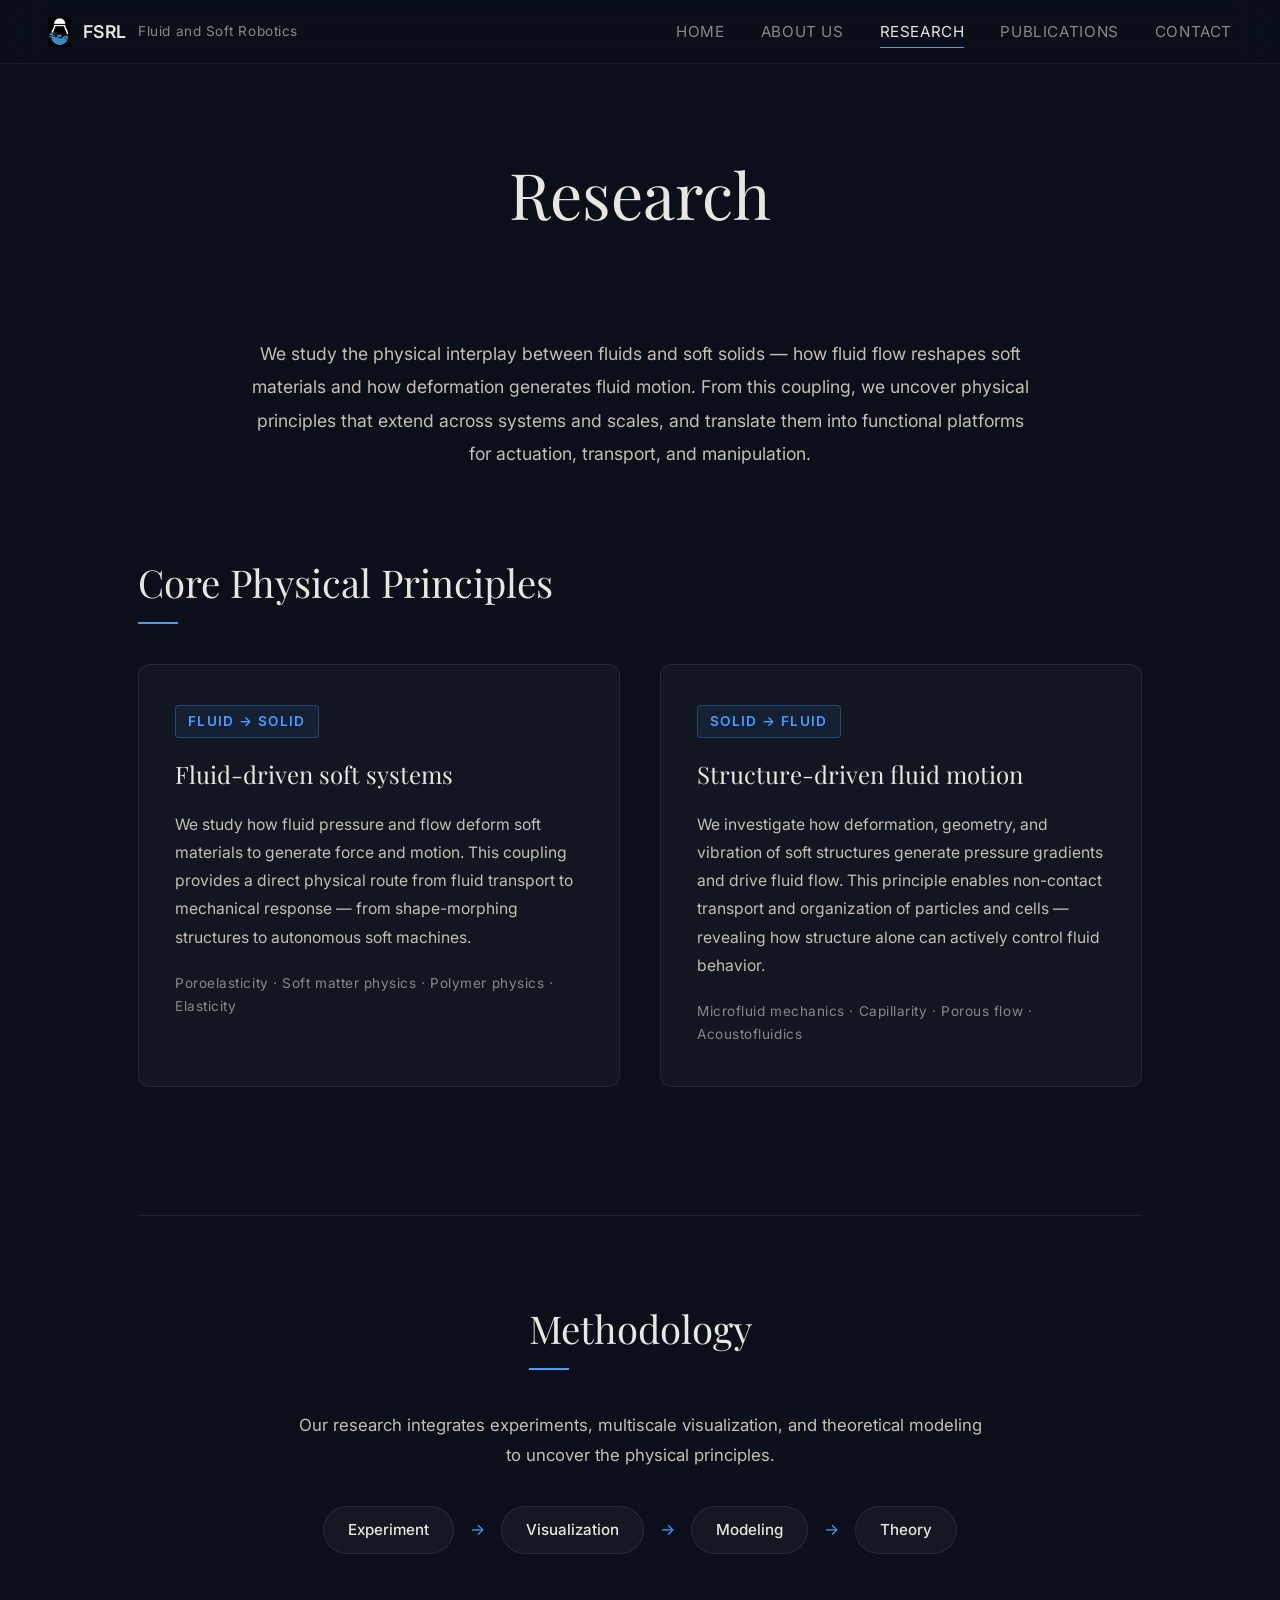
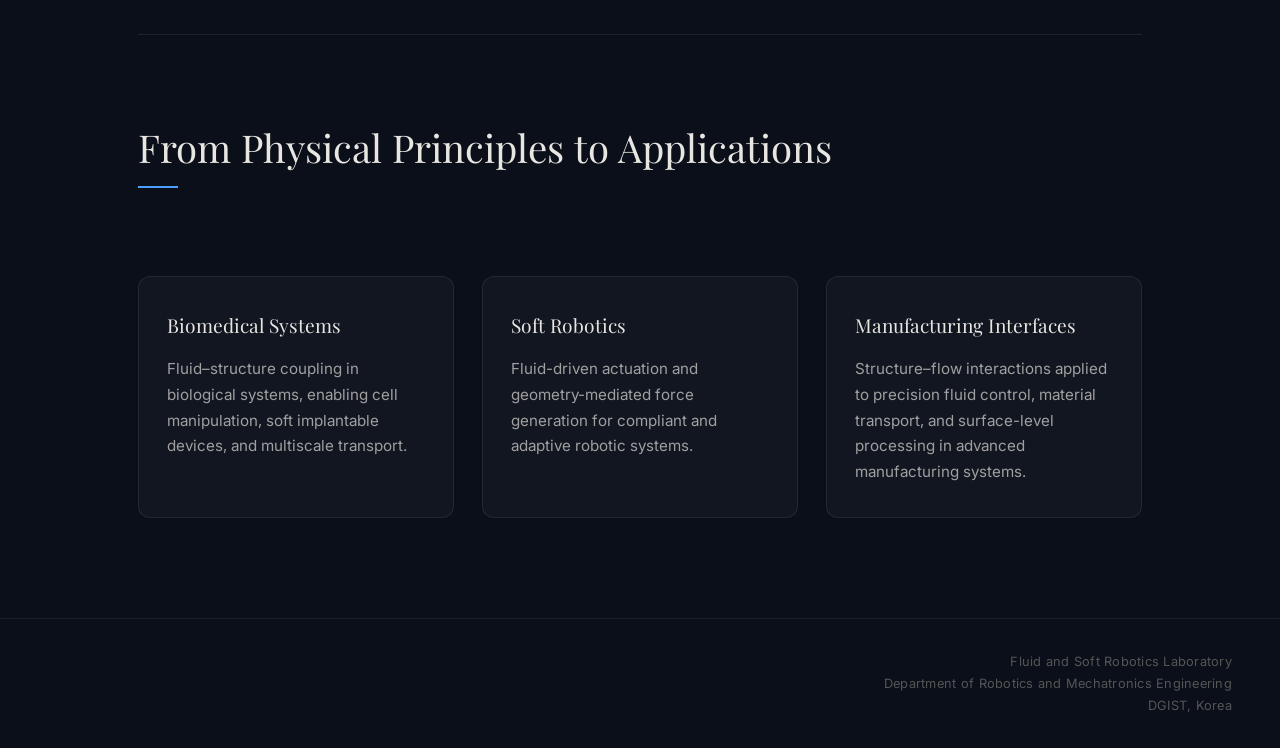
<file: research.html>
<!DOCTYPE html>
<html lang="en">
<head>
  <meta charset="UTF-8">
  <meta name="viewport" content="width=device-width, initial-scale=1.0">
  <title>Research - FSRL</title>
  <link rel="icon" type="image/png" href="logo.png">
  <link rel="preconnect" href="https://fonts.googleapis.com">
  <link rel="preconnect" href="https://fonts.gstatic.com" crossorigin>
  <link href="https://fonts.googleapis.com/css2?family=Playfair+Display:ital,wght@0,400;0,500;0,600;1,400;1,500&family=Inter:wght@300;400;500;600;700&display=swap" rel="stylesheet">
  <link rel="stylesheet" href="style.css">
  <style>
    .research-container {
      max-width: 1100px;
      margin: 0 auto;
      padding: 0 3rem;
    }

    /* ── Intro ── */
    .research-intro {
      max-width: 780px;
      margin: 0 auto;
      text-align: center;
      padding: 40px 0 80px;
    }
    .research-intro p {
      font-size: 1.1rem;
      color: #c5bfb6;
      line-height: 1.9;
      font-weight: 400;
    }

    /* ── Principles Section ── */
    .principles {
      padding: 0 0 80px;
    }
    .principles-grid {
      display: grid;
      grid-template-columns: 1fr 1fr;
      gap: 40px;
      margin-bottom: 48px;
    }
    .principle-card {
      background: rgba(255,255,255,0.03);
      border: 1px solid rgba(255,255,255,0.08);
      border-radius: 12px;
      padding: 40px 36px;
      transition: transform 0.4s cubic-bezier(0.23, 1, 0.32, 1),
                  border-color 0.4s cubic-bezier(0.23, 1, 0.32, 1),
                  box-shadow 0.4s cubic-bezier(0.23, 1, 0.32, 1);
      position: relative;
    }
    .principle-card:hover {
      transform: translateY(-4px);
      border-color: rgba(74, 158, 255, 0.2);
      box-shadow: 0 8px 32px rgba(74, 158, 255, 0.08);
    }
    .principle-card .card-spotlight {
      position: absolute; inset: 0;
      opacity: 0; transition: opacity 0.4s;
      pointer-events: none; z-index: 1;
      border-radius: 12px;
    }
    .principle-card:hover .card-spotlight { opacity: 1; }
    .principle-card .direction {
      display: inline-block;
      font-size: 0.85rem;
      font-weight: 600;
      color: #4a9eff;
      letter-spacing: 0.1em;
      text-transform: uppercase;
      margin-bottom: 16px;
      padding: 4px 12px;
      border: 1px solid rgba(74, 158, 255, 0.3);
      border-radius: 4px;
      background: rgba(74, 158, 255, 0.08);
      position: relative; z-index: 2;
    }
    .principle-card h3 {
      font-family: 'Playfair Display', Georgia, serif;
      font-size: 1.5rem;
      font-weight: 400;
      margin-bottom: 16px;
      position: relative; z-index: 2;
    }
    .principle-card p {
      font-size: 0.98rem;
      color: #c5bfb6;
      line-height: 1.8;
      font-weight: 400;
      margin-bottom: 20px;
      position: relative; z-index: 2;
    }
    .principle-card .keywords {
      font-size: 0.85rem;
      color: #888;
      letter-spacing: 0.04em;
      position: relative; z-index: 2;
    }

    /* ── Conceptual Images ── */
    .conceptual-images {
      display: grid;
      grid-template-columns: 1fr 1fr;
      gap: 24px;
      margin-bottom: 16px;
    }
    .conceptual-images img {
      width: 100%;
      border-radius: 8px;
      object-fit: cover;
      aspect-ratio: 16/9;
    }
    .conceptual-caption {
      text-align: center;
      font-size: 0.8rem;
      color: #555;
      font-style: italic;
      padding-bottom: 80px;
      letter-spacing: 0.02em;
    }

    /* ── Divider ── */
    .section-divider {
      height: 1px;
      background: rgba(255,255,255,0.08);
      margin: 0;
    }

    /* ── Methodology ── */
    .methodology {
      padding: 80px 0;
      text-align: center;
    }
    .methodology p {
      font-size: 1.05rem;
      color: #c5bfb6;
      line-height: 1.8;
      font-weight: 400;
      max-width: 700px;
      margin: 0 auto 36px;
    }
    .methodology-flow {
      display: flex;
      align-items: center;
      justify-content: center;
      gap: 16px;
      flex-wrap: wrap;
    }
    .methodology-flow .step {
      font-size: 0.95rem;
      font-weight: 500;
      color: #e8e6e1;
      padding: 10px 24px;
      background: rgba(255,255,255,0.04);
      border: 1px solid rgba(255,255,255,0.08);
      border-radius: 24px;
    }
    .methodology-flow .arrow {
      font-size: 1rem;
      color: #4a9eff;
    }

    /* ── Applications ── */
    .applications {
      padding: 80px 0 100px;
    }
    .app-grid {
      display: grid;
      grid-template-columns: 1fr 1fr 1fr;
      gap: 28px;
      margin-top: 48px;
    }
    .app-card {
      background: rgba(255,255,255,0.03);
      border: 1px solid rgba(255,255,255,0.08);
      border-radius: 12px;
      padding: 32px 28px;
      transition: transform 0.4s cubic-bezier(0.23, 1, 0.32, 1),
                  border-color 0.4s cubic-bezier(0.23, 1, 0.32, 1);
    }
    .app-card:hover {
      transform: translateY(-4px);
      border-color: rgba(74, 158, 255, 0.15);
    }
    .app-card h4 {
      font-family: 'Playfair Display', Georgia, serif;
      font-size: 1.2rem;
      font-weight: 400;
      margin-bottom: 14px;
      color: #e8e6e1;
    }
    .app-card p {
      font-size: 0.95rem;
      color: #a0a0a0;
      line-height: 1.7;
      font-weight: 400;
    }

    /* ── Responsive ── */
    @media (max-width: 768px) {
      .research-container { padding: 0 1.5rem; }
      .principles-grid { grid-template-columns: 1fr; }
      .conceptual-images { grid-template-columns: 1fr; }
      .app-grid { grid-template-columns: 1fr; }
      .methodology-flow { gap: 10px; }
      .methodology-flow .step { font-size: 0.82rem; padding: 8px 16px; }
      .principle-card { padding: 28px 24px; }
    }
  </style>
</head>
<body>

  <!-- Navigation -->
  <nav id="navbar">
    <div class="nav-logo">
      <a href="index.html" style="display:flex;align-items:center;gap:12px;">
        <img src="logo.png" alt="FSRL Logo"><span>FSRL</span>
      </a>
      <span class="lab-name">Fluid and Soft Robotics</span>
    </div>
    <div class="nav-links">
      <a href="index.html">Home</a>
      <div class="nav-dropdown">
        <button class="nav-dropdown-toggle">About Us</button>
        <div class="nav-dropdown-menu">
          <a href="about.html">How We Work</a>
          <a href="people.html">People</a>
        </div>
      </div>
      <a href="research.html" class="active">Research</a>
      <a href="publications.html">Publications</a>
      <a href="contact.html">Contact</a>
    </div>
  </nav>

  <div class="page-header"><h1>Research</h1></div>

  <div class="research-container">

    <!-- Intro -->
    <section class="research-intro fade-in">
      <p>We study the physical interplay between fluids and soft solids — how fluid flow reshapes soft materials and how deformation generates fluid motion. From this coupling, we uncover physical principles that extend across systems and scales, and translate them into functional platforms for actuation, transport, and manipulation.</p>
    </section>

    <!-- Core Physical Principles -->
    <section class="principles">
      <h2 class="section-header fade-in">Core Physical Principles</h2>
      <div class="principles-grid stagger">
        <div class="principle-card fade-in-left" data-spotlight>
          <div class="card-spotlight"></div>
          <div class="direction">Fluid → Solid</div>
          <h3>Fluid-driven soft systems</h3>
          <p>We study how fluid pressure and flow deform soft materials to generate force and motion. This coupling provides a direct physical route from fluid transport to mechanical response — from shape-morphing structures to autonomous soft machines.</p>
          <div class="keywords">Poroelasticity · Soft matter physics · Polymer physics · Elasticity</div>
        </div>
        <div class="principle-card fade-in-right" data-spotlight>
          <div class="card-spotlight"></div>
          <div class="direction">Solid → Fluid</div>
          <h3>Structure-driven fluid motion</h3>
          <p>We investigate how deformation, geometry, and vibration of soft structures generate pressure gradients and drive fluid flow. This principle enables non-contact transport and organization of particles and cells — revealing how structure alone can actively control fluid behavior.</p>
          <div class="keywords">Microfluid mechanics · Capillarity · Porous flow · Acoustofluidics</div>
        </div>
      </div>

    </section>

    <div class="section-divider"></div>

    <!-- Methodology -->
    <section class="methodology fade-in">
      <h2 class="section-header">Methodology</h2>
      <p>Our research integrates experiments, multiscale visualization, and theoretical modeling to uncover the physical principles.</p>
      <div class="methodology-flow">
        <span class="step">Experiment</span>
        <span class="arrow">→</span>
        <span class="step">Visualization</span>
        <span class="arrow">→</span>
        <span class="step">Modeling</span>
        <span class="arrow">→</span>
        <span class="step">Theory</span>
      </div>
    </section>

    <div class="section-divider"></div>

    <!-- Applications -->
    <section class="applications">
      <h2 class="section-header fade-in">From Physical Principles to Applications</h2>
      <div class="app-grid stagger">
        <div class="app-card fade-in">
          <h4>Biomedical Systems</h4>
          <p>Fluid–structure coupling in biological systems, enabling cell manipulation, soft implantable devices, and multiscale transport.</p>
        </div>
        <div class="app-card fade-in">
          <h4>Soft Robotics</h4>
          <p>Fluid-driven actuation and geometry-mediated force generation for compliant and adaptive robotic systems.</p>
        </div>
        <div class="app-card fade-in">
          <h4>Manufacturing Interfaces</h4>
          <p>Structure–flow interactions applied to precision fluid control, material transport, and surface-level processing in advanced manufacturing systems.</p>
        </div>
      </div>
    </section>

  </div>

  <!-- Footer -->
  <footer>
    <div class="footer-text">
      Fluid and Soft Robotics Laboratory<br>
      Department of Robotics and Mechatronics Engineering<br>
      DGIST, Korea
    </div>
  </footer>

  <script src="main.js"></script>
</body>
</html>
</file>
<file: style.css>
/* ── Reset & Base ── */
*, *::before, *::after { margin: 0; padding: 0; box-sizing: border-box; }
html { scroll-behavior: smooth; }
body {
  font-family: 'Inter', -apple-system, BlinkMacSystemFont, sans-serif;
  background: #0a0f1a;
  color: #e8e6e1;
  line-height: 1.7;
  -webkit-font-smoothing: antialiased;
}
a { color: inherit; text-decoration: none; }
img { max-width: 100%; display: block; }

/* ── Navigation ── */
nav {
  position: fixed; top: 0; left: 0; right: 0;
  z-index: 100;
  display: flex;
  align-items: center;
  justify-content: space-between;
  padding: 0 48px;
  height: 64px;
  background: rgba(10, 15, 26, 0.8);
  backdrop-filter: blur(20px);
  -webkit-backdrop-filter: blur(20px);
  border-bottom: 1px solid rgba(255,255,255,0.06);
  transition: transform 0.4s ease;
}
nav.nav-hidden {
  transform: translateY(-100%);
}
.nav-logo {
  display: flex; align-items: center; gap: 12px;
  font-weight: 600; font-size: 1.1rem;
  letter-spacing: 0.02em;
}
.nav-logo img { height: 30px; }
.nav-logo .lab-name {
  color: #888;
  font-weight: 400;
  font-size: 0.85rem;
  letter-spacing: 0.04em;
}
.nav-links { display: flex; gap: 36px; align-items: center; }
.nav-links > a,
.nav-dropdown > .nav-dropdown-toggle {
  font-size: 0.95rem;
  font-weight: 400;
  color: #888;
  letter-spacing: 0.04em;
  text-transform: uppercase;
  transition: color 0.3s;
  position: relative;
  background: none; border: none; cursor: pointer;
  font-family: inherit;
  padding: 0;
}
.nav-links > a:hover,
.nav-links > a.active,
.nav-dropdown:hover > .nav-dropdown-toggle,
.nav-dropdown-toggle.active {
  color: #e8e6e1;
}
.nav-links > a.active::after,
.nav-dropdown-toggle.active::after {
  content: '';
  position: absolute;
  bottom: -4px; left: 0; right: 0;
  height: 1px;
  background: #4a9eff;
}

/* ── Nav Dropdown ── */
.nav-dropdown {
  position: relative;
}
.nav-dropdown-toggle {
  display: flex; align-items: center;
}
.nav-dropdown-menu {
  position: absolute;
  top: calc(100% + 12px);
  left: 50%;
  transform: translateX(-50%);
  background: rgba(10, 15, 26, 0.95);
  backdrop-filter: blur(20px);
  -webkit-backdrop-filter: blur(20px);
  border: 1px solid rgba(255,255,255,0.08);
  border-radius: 8px;
  padding: 8px 0;
  min-width: 190px;
  opacity: 0;
  visibility: hidden;
  transition: opacity 0.3s, visibility 0.3s;
}
.nav-dropdown:hover .nav-dropdown-menu {
  opacity: 1;
  visibility: visible;
}
.nav-dropdown-menu a {
  display: block;
  padding: 10px 24px;
  font-size: 0.9rem;
  white-space: nowrap;
  color: #888;
  letter-spacing: 0.04em;
  transition: color 0.3s, background 0.3s;
  text-transform: uppercase;
}
.nav-dropdown-menu a:hover {
  color: #e8e6e1;
  background: rgba(255,255,255,0.04);
}

/* ── Container ── */
.container {
  max-width: 1100px;
  margin: 0 auto;
  padding: 0 3rem;
}

/* ── Section Headers ── */
.section-header {
  font-family: 'Playfair Display', Georgia, serif;
  font-size: clamp(1.8rem, 3vw, 2.5rem);
  font-weight: 400;
  margin-bottom: 48px;
  position: relative;
  display: inline-block;
}
.section-header::after {
  content: '';
  position: absolute;
  bottom: -8px;
  left: 0;
  width: 40px;
  height: 2px;
  background: #4a9eff;
}
.section-header a {
  color: inherit;
  transition: color 0.3s;
}
.section-header a:hover {
  color: #4a9eff;
}

/* ── Page Header (subpages) ── */
.page-header {
  padding-top: 140px;
  padding-bottom: 48px;
  text-align: center;
}
.page-header h1 {
  font-family: 'Playfair Display', Georgia, serif;
  font-size: clamp(2.5rem, 5vw, 4rem);
  font-weight: 400;
}

/* ── Footer ── */
footer {
  border-top: 1px solid rgba(255,255,255,0.06);
  padding: 32px 48px;
  display: flex;
  align-items: center;
  justify-content: flex-end;
  gap: 16px;
}
footer .footer-text {
  text-align: right;
  line-height: 1.7;
  font-size: 0.8rem;
  color: #555;
  letter-spacing: 0.02em;
}

/* ── Scroll Animations ── */
.fade-in {
  opacity: 0;
  transform: translateY(30px);
  transition: opacity 0.7s cubic-bezier(0.23, 1, 0.32, 1),
              transform 0.7s cubic-bezier(0.23, 1, 0.32, 1);
}
.fade-in.visible {
  opacity: 1;
  transform: translateY(0);
}
.fade-in-left {
  opacity: 0;
  transform: translateX(-30px);
  transition: opacity 0.7s cubic-bezier(0.23, 1, 0.32, 1),
              transform 0.7s cubic-bezier(0.23, 1, 0.32, 1);
}
.fade-in-left.visible {
  opacity: 1;
  transform: translateX(0);
}
.fade-in-right {
  opacity: 0;
  transform: translateX(30px);
  transition: opacity 0.7s cubic-bezier(0.23, 1, 0.32, 1),
              transform 0.7s cubic-bezier(0.23, 1, 0.32, 1);
}
.fade-in-right.visible {
  opacity: 1;
  transform: translateX(0);
}

/* ── Stagger children ── */
.stagger > *:nth-child(1) { transition-delay: 0s; }
.stagger > *:nth-child(2) { transition-delay: 0.08s; }
.stagger > *:nth-child(3) { transition-delay: 0.16s; }
.stagger > *:nth-child(4) { transition-delay: 0.24s; }
.stagger > *:nth-child(5) { transition-delay: 0.32s; }
.stagger > *:nth-child(6) { transition-delay: 0.4s; }
.stagger > *:nth-child(7) { transition-delay: 0.48s; }
.stagger > *:nth-child(8) { transition-delay: 0.56s; }

/* ── Responsive (shared) ── */
@media (max-width: 768px) {
  nav { padding: 0 24px; }
  .nav-links { gap: 20px; }
  .nav-links a { font-size: 0.75rem; }
  .nav-logo .lab-name { display: none; }
  .container { padding: 0 1.5rem; }
  .page-header { padding-top: 100px; }
  footer { padding: 24px; }
}
</file>
